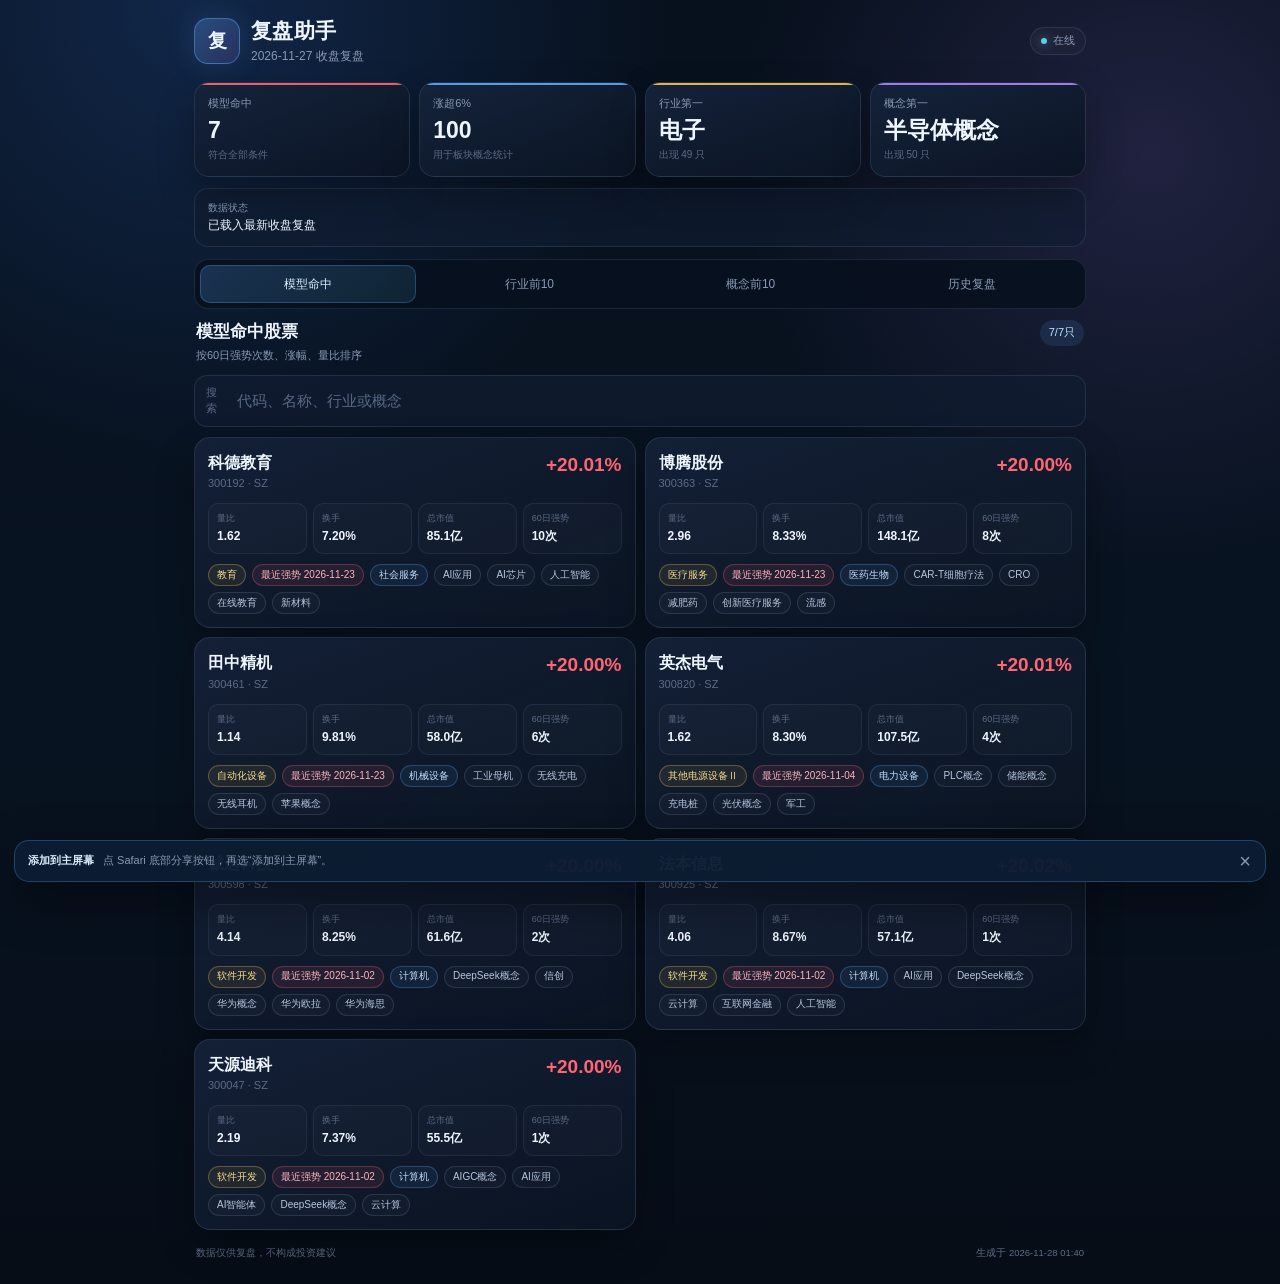
<file: docs/index.html>
<!doctype html>
<html lang="zh-CN">
<head>
  <meta charset="utf-8">
  <meta name="viewport" content="width=device-width,initial-scale=1,viewport-fit=cover">
  <meta name="theme-color" content="#08111f">
  <meta name="apple-mobile-web-app-capable" content="yes">
  <meta name="apple-mobile-web-app-status-bar-style" content="black-translucent">
  <meta name="apple-mobile-web-app-title" content="复盘助手">
  <meta name="format-detection" content="telephone=no">
  <title>复盘助手</title>
  <link rel="manifest" href="./manifest.webmanifest">
  <link rel="apple-touch-icon" sizes="180x180" href="./icons/apple-touch-icon.png">
  <link rel="icon" href="./icons/icon-192.png" sizes="192x192">
  <link rel="stylesheet" href="./styles.css">
</head>
<body>
  <div class="app-shell">
    <header class="topbar">
      <div class="brand">
        <div class="brand-mark">复</div>
        <div>
          <h1>复盘助手</h1>
          <p id="trade-date">正在加载交易数据…</p>
        </div>
      </div>
      <div class="live-dot" id="data-state">在线</div>
    </header>

    <main>
      <section class="summary-grid" aria-label="今日摘要">
        <article class="summary-card accent-red">
          <span>模型命中</span>
          <strong id="model-count">--</strong>
          <small>符合全部条件</small>
        </article>
        <article class="summary-card accent-blue">
          <span>涨超6%</span>
          <strong id="stock-count">--</strong>
          <small>用于板块概念统计</small>
        </article>
        <article class="summary-card accent-gold">
          <span>行业第一</span>
          <strong id="top-sector">--</strong>
          <small id="top-sector-count">等待数据</small>
        </article>
        <article class="summary-card accent-purple">
          <span>概念第一</span>
          <strong id="top-concept">--</strong>
          <small id="top-concept-count">等待数据</small>
        </article>
      </section>

      <section class="status-card">
        <div>
          <span class="status-label">数据状态</span>
          <strong id="status-text">正在读取最新复盘…</strong>
        </div>
        <a id="latest-link" class="text-button" href="./" hidden>返回最新</a>
      </section>

      <nav class="tabs" role="tablist" aria-label="复盘分类">
        <button type="button" role="tab" aria-selected="true" aria-controls="panel-results" id="tab-results">模型命中</button>
        <button type="button" role="tab" aria-selected="false" aria-controls="panel-industry" id="tab-industry">行业前10</button>
        <button type="button" role="tab" aria-selected="false" aria-controls="panel-concept" id="tab-concept">概念前10</button>
        <button type="button" role="tab" aria-selected="false" aria-controls="panel-history" id="tab-history">历史复盘</button>
      </nav>

      <div id="loading" class="loading">正在加载数据…</div>
      <div id="load-error" class="error-box" hidden></div>

      <section id="panel-results" class="panel" role="tabpanel" aria-labelledby="tab-results">
        <div class="panel-head">
          <div>
            <h2>模型命中股票</h2>
            <p>按60日强势次数、涨幅、量比排序</p>
          </div>
          <span id="result-count" class="count-pill">0只</span>
        </div>
        <label class="search-box">
          <span>搜索</span>
          <input id="stock-search" type="search" inputmode="search" placeholder="代码、名称、行业或概念">
        </label>
        <div id="stock-list" class="stock-list"></div>
        <div id="stock-empty" class="empty-state" hidden>没有匹配的股票</div>
      </section>

      <section id="panel-industry" class="panel" role="tabpanel" aria-labelledby="tab-industry" hidden>
        <div class="panel-head">
          <div>
            <h2>行业板块前10</h2>
            <p>同一只股票同一行业只计1次</p>
          </div>
        </div>
        <div id="industry-list" class="rank-list"></div>
      </section>

      <section id="panel-concept" class="panel" role="tabpanel" aria-labelledby="tab-concept" hidden>
        <div class="panel-head">
          <div>
            <h2>概念前10</h2>
            <p>同一只股票同一概念只计1次</p>
          </div>
        </div>
        <div id="concept-list" class="rank-list"></div>
      </section>

      <section id="panel-history" class="panel" role="tabpanel" aria-labelledby="tab-history" hidden>
        <div class="panel-head">
          <div>
            <h2>历史复盘</h2>
            <p>点击日期查看当天完整结果</p>
          </div>
        </div>
        <div id="history-list" class="history-list"></div>
      </section>
    </main>

    <aside id="install-hint" class="install-hint" hidden>
      <button type="button" id="install-close" aria-label="关闭提示">×</button>
      <strong>添加到主屏幕</strong>
      <span>点 Safari 底部分享按钮，再选“添加到主屏幕”。</span>
    </aside>

    <footer>
      <span>数据仅供复盘，不构成投资建议</span>
      <span id="generated-at"></span>
    </footer>
  </div>
  <script src="./app.js" defer></script>
</body>
</html>
</file>
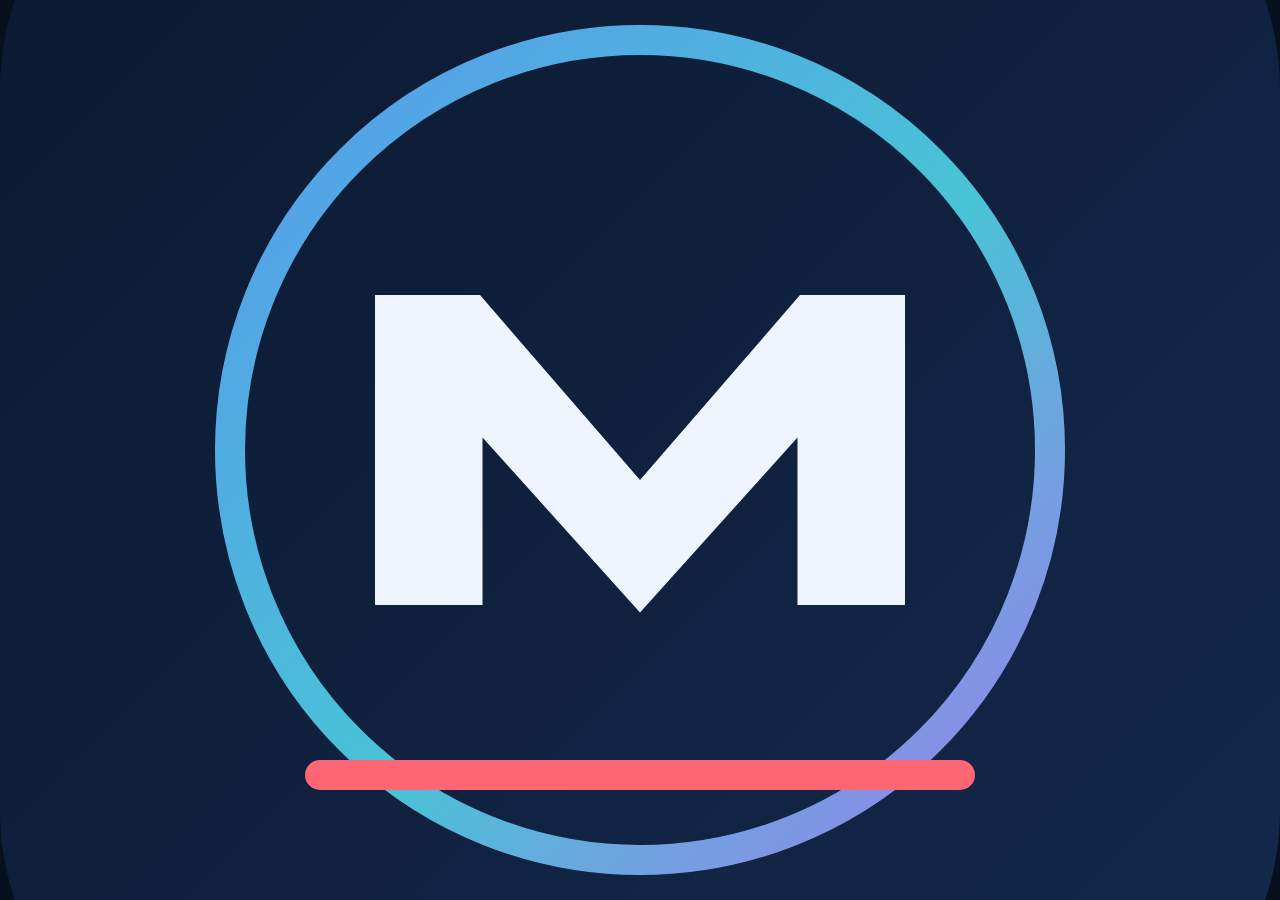
<file: docs/icons/icon-preview.html>
<!doctype html><html><head><style>html,body{margin:0;width:100%;height:100%;overflow:hidden;background:#07101d}img{display:block;width:100vw;height:100vh;object-fit:cover}</style></head><body><img src="icon-source.svg" alt=""></body></html>
</file>
<file: docs/styles.css>
:root{
  color-scheme:dark;
  --bg:#07101d;
  --bg-2:#0b1627;
  --panel:rgba(17,29,49,.92);
  --panel-2:rgba(21,35,59,.76);
  --line:rgba(157,181,220,.14);
  --text:#eef5ff;
  --muted:#8999b4;
  --dim:#5c6b85;
  --blue:#5fa8ff;
  --cyan:#4fd5e6;
  --red:#ff6673;
  --green:#2ed49b;
  --gold:#f5c451;
  --purple:#af84ff;
  --radius:16px;
  --shadow:0 16px 36px rgba(0,0,0,.28);
}
*{box-sizing:border-box}
html{background:var(--bg);-webkit-text-size-adjust:100%}
body{
  margin:0;
  min-height:100vh;
  background:
    radial-gradient(circle at 15% 0%,rgba(58,130,246,.20),transparent 30rem),
    radial-gradient(circle at 90% 12%,rgba(175,132,255,.15),transparent 26rem),
    linear-gradient(180deg,#07101d,#081321 55%,#060d17);
  color:var(--text);
  font-family:-apple-system,BlinkMacSystemFont,"SF Pro Text","PingFang SC","Microsoft YaHei",sans-serif;
  font-size:15px;
  line-height:1.45;
}
button,input{font:inherit}
a{color:inherit}
.app-shell{
  width:min(920px,100%);
  min-height:100vh;
  margin:0 auto;
  padding:calc(16px + env(safe-area-inset-top)) 14px calc(24px + env(safe-area-inset-bottom));
}
.topbar{display:flex;align-items:center;justify-content:space-between;gap:12px;margin-bottom:16px}
.brand{display:flex;align-items:center;gap:11px;min-width:0}
.brand-mark{
  display:grid;width:46px;height:46px;flex:none;place-items:center;border:1px solid rgba(95,168,255,.45);
  border-radius:14px;background:linear-gradient(135deg,rgba(95,168,255,.3),rgba(175,132,255,.14));
  box-shadow:0 0 30px rgba(95,168,255,.16);font-size:19px;font-weight:800
}
h1{margin:0;font-size:21px;letter-spacing:.02em}
.brand p{margin:2px 0 0;color:var(--muted);font-size:12px;white-space:nowrap;overflow:hidden;text-overflow:ellipsis}
.live-dot{display:inline-flex;align-items:center;gap:6px;flex:none;height:28px;padding:0 10px;border:1px solid var(--line);border-radius:999px;background:rgba(255,255,255,.025);color:var(--muted);font-size:11px}
.live-dot::before{width:6px;height:6px;border-radius:50%;background:var(--cyan);box-shadow:0 0 12px currentColor;content:""}
.summary-grid{display:grid;grid-template-columns:repeat(2,minmax(0,1fr));gap:9px;margin-bottom:11px}
.summary-card{position:relative;min-width:0;padding:13px;border:1px solid var(--line);border-radius:15px;background:linear-gradient(160deg,rgba(21,35,59,.96),rgba(11,20,35,.94));box-shadow:var(--shadow);overflow:hidden}
.summary-card::before{position:absolute;inset:0 0 auto;height:2px;background:var(--accent,var(--blue));content:"";opacity:.9}
.summary-card span{display:block;color:var(--muted);font-size:11px}
.summary-card strong{display:block;margin-top:6px;font-family:Bahnschrift,"SF Pro Display",sans-serif;font-variant-numeric:tabular-nums;font-size:23px;line-height:1.1;white-space:nowrap;overflow:hidden;text-overflow:ellipsis}
.summary-card small{display:block;margin-top:5px;color:var(--dim);font-size:10px;white-space:nowrap;overflow:hidden;text-overflow:ellipsis}
.accent-red{--accent:var(--red)}.accent-blue{--accent:var(--blue)}.accent-gold{--accent:var(--gold)}.accent-purple{--accent:var(--purple)}
.status-card{display:flex;align-items:center;justify-content:space-between;gap:10px;padding:12px 13px;border:1px solid var(--line);border-radius:14px;background:rgba(17,29,49,.68);margin-bottom:12px}
.status-card span{display:block;color:var(--muted);font-size:10px}
.status-card strong{display:block;margin-top:2px;font-size:12px;font-weight:550}
.text-button{border:0;background:none;color:var(--blue)!important;text-decoration:none;font-size:12px;padding:6px}
.tabs{position:sticky;top:0;z-index:5;display:grid;grid-template-columns:repeat(4,1fr);gap:5px;padding:5px;margin-bottom:11px;border:1px solid var(--line);border-radius:14px;background:rgba(8,17,31,.92);backdrop-filter:blur(18px)}
.tabs button{min-width:0;height:38px;border:0;border-radius:10px;background:transparent;color:var(--muted);font-size:12px;white-space:nowrap}
.tabs button[aria-selected="true"]{background:linear-gradient(135deg,rgba(95,168,255,.22),rgba(79,213,230,.10));color:#dbedff;box-shadow:inset 0 0 0 1px rgba(95,168,255,.28)}
.panel{animation:panel-in .22s ease both}
@keyframes panel-in{from{opacity:.55;transform:translateY(4px)}to{opacity:1;transform:none}}
.panel-head{display:flex;align-items:flex-start;justify-content:space-between;gap:10px;margin:3px 2px 11px}
.panel-head h2{margin:0;font-size:17px}
.panel-head p{margin:3px 0 0;color:var(--muted);font-size:11px}
.count-pill{display:inline-flex;height:26px;align-items:center;padding:0 9px;border-radius:999px;background:rgba(95,168,255,.12);color:#bee0ff;font-size:11px;white-space:nowrap}
.search-box{display:flex;align-items:center;gap:8px;padding:9px 11px;margin-bottom:10px;border:1px solid var(--line);border-radius:13px;background:rgba(17,29,49,.72)}
.search-box span{color:var(--dim);font-size:11px}
.search-box input{width:100%;min-width:0;border:0;outline:0;background:transparent;color:var(--text)}
.search-box input::placeholder{color:#596983}
.stock-list,.rank-list,.history-list{display:grid;gap:9px}
.stock-card{padding:13px;border:1px solid var(--line);border-radius:var(--radius);background:linear-gradient(160deg,rgba(20,33,55,.96),rgba(11,20,35,.94));box-shadow:var(--shadow)}
.stock-top{display:flex;align-items:flex-start;justify-content:space-between;gap:10px}
.stock-name{margin:0;font-size:16px;font-weight:700}
.stock-code{margin-top:2px;color:var(--dim);font-family:Bahnschrift,sans-serif;font-size:11px}
.stock-change{flex:none;color:var(--red);font-family:Bahnschrift,sans-serif;font-size:19px;font-weight:750}
.metrics{display:grid;grid-template-columns:repeat(4,minmax(0,1fr));gap:6px;margin-top:11px}
.metric{padding:8px;border:1px solid rgba(157,181,220,.10);border-radius:10px;background:rgba(255,255,255,.018)}
.metric span{display:block;color:var(--dim);font-size:9px;white-space:nowrap}
.metric b{display:block;margin-top:3px;font-family:Bahnschrift,sans-serif;font-size:12px;font-variant-numeric:tabular-nums}
.meta-line{display:flex;flex-wrap:wrap;gap:6px;margin-top:10px}
.tag{display:inline-flex;align-items:center;min-height:22px;padding:0 8px;border:1px solid rgba(157,181,220,.16);border-radius:999px;background:rgba(255,255,255,.025);color:#b7c6df;font-size:10px}
.tag.hot{border-color:rgba(255,102,115,.28);background:rgba(255,102,115,.09);color:#ffb4ba}
.tag.gold{border-color:rgba(245,196,81,.30);background:rgba(245,196,81,.08);color:#f8dc8d}
.tag.blue{border-color:rgba(95,168,255,.28);background:rgba(95,168,255,.08);color:#c0ddff}
.rank-row{display:grid;grid-template-columns:26px minmax(0,1fr) 42px;gap:9px;align-items:center;padding:11px 12px;border:1px solid var(--line);border-radius:14px;background:linear-gradient(160deg,rgba(20,33,55,.94),rgba(11,20,35,.92))}
.rank-no{display:grid;width:25px;height:25px;place-items:center;border-radius:8px;background:rgba(95,168,255,.12);color:#b8d9ff;font-family:Bahnschrift,sans-serif;font-size:11px}
.rank-no.top{background:rgba(245,196,81,.14);color:#fae09a}
.rank-main{min-width:0}
.rank-name{display:block;font-size:13px;font-weight:650;white-space:nowrap;overflow:hidden;text-overflow:ellipsis}
.rank-track{height:5px;margin-top:7px;border-radius:99px;background:rgba(255,255,255,.06);overflow:hidden}
.rank-track i{display:block;height:100%;border-radius:inherit;background:linear-gradient(90deg,var(--blue),var(--red))}
.rank-row.concept .rank-track i{background:linear-gradient(90deg,var(--purple),var(--red))}
.rank-count{text-align:right;font-family:Bahnschrift,sans-serif;font-size:16px;font-weight:720}
.history-row{display:grid;grid-template-columns:1fr auto;gap:10px;align-items:center;padding:13px;border:1px solid var(--line);border-radius:14px;background:linear-gradient(160deg,rgba(20,33,55,.94),rgba(11,20,35,.92));text-decoration:none}
.history-date{font-size:15px;font-weight:700}
.history-sub{margin-top:3px;color:var(--muted);font-size:10px}
.history-count{color:var(--red);font-family:Bahnschrift,sans-serif;font-size:18px}
.loading,.empty-state,.error-box{padding:22px 14px;border:1px solid var(--line);border-radius:14px;background:rgba(17,29,49,.62);color:var(--muted);text-align:center;font-size:12px}
.error-box{color:#ffb6bd;border-color:rgba(255,102,115,.25);background:rgba(255,102,115,.08)}
.install-hint{position:fixed;left:14px;right:14px;bottom:calc(18px + env(safe-area-inset-bottom));z-index:20;display:flex;align-items:center;gap:9px;padding:12px 34px 12px 13px;border:1px solid rgba(95,168,255,.28);border-radius:15px;background:rgba(12,28,50,.97);box-shadow:0 18px 50px rgba(0,0,0,.48);font-size:11px}
.install-hint strong{color:#dcecff;white-space:nowrap}
.install-hint span{color:var(--muted)}
.install-hint button{position:absolute;right:6px;top:5px;width:28px;height:28px;border:0;background:transparent;color:var(--muted);font-size:20px}
footer{display:flex;justify-content:space-between;gap:10px;padding:16px 2px 0;color:var(--dim);font-size:9.5px}
@media (min-width:720px){
  .summary-grid{grid-template-columns:repeat(4,minmax(0,1fr))}
  .stock-list{grid-template-columns:repeat(2,minmax(0,1fr))}
  .stock-list .stock-card{height:100%}
}
@media (max-width:390px){
  .app-shell{padding-left:10px;padding-right:10px}
  .summary-card strong{font-size:20px}
  .metrics{grid-template-columns:repeat(2,minmax(0,1fr))}
}
@media (prefers-reduced-motion:reduce){*{animation:none!important;transition:none!important}}
</file>
